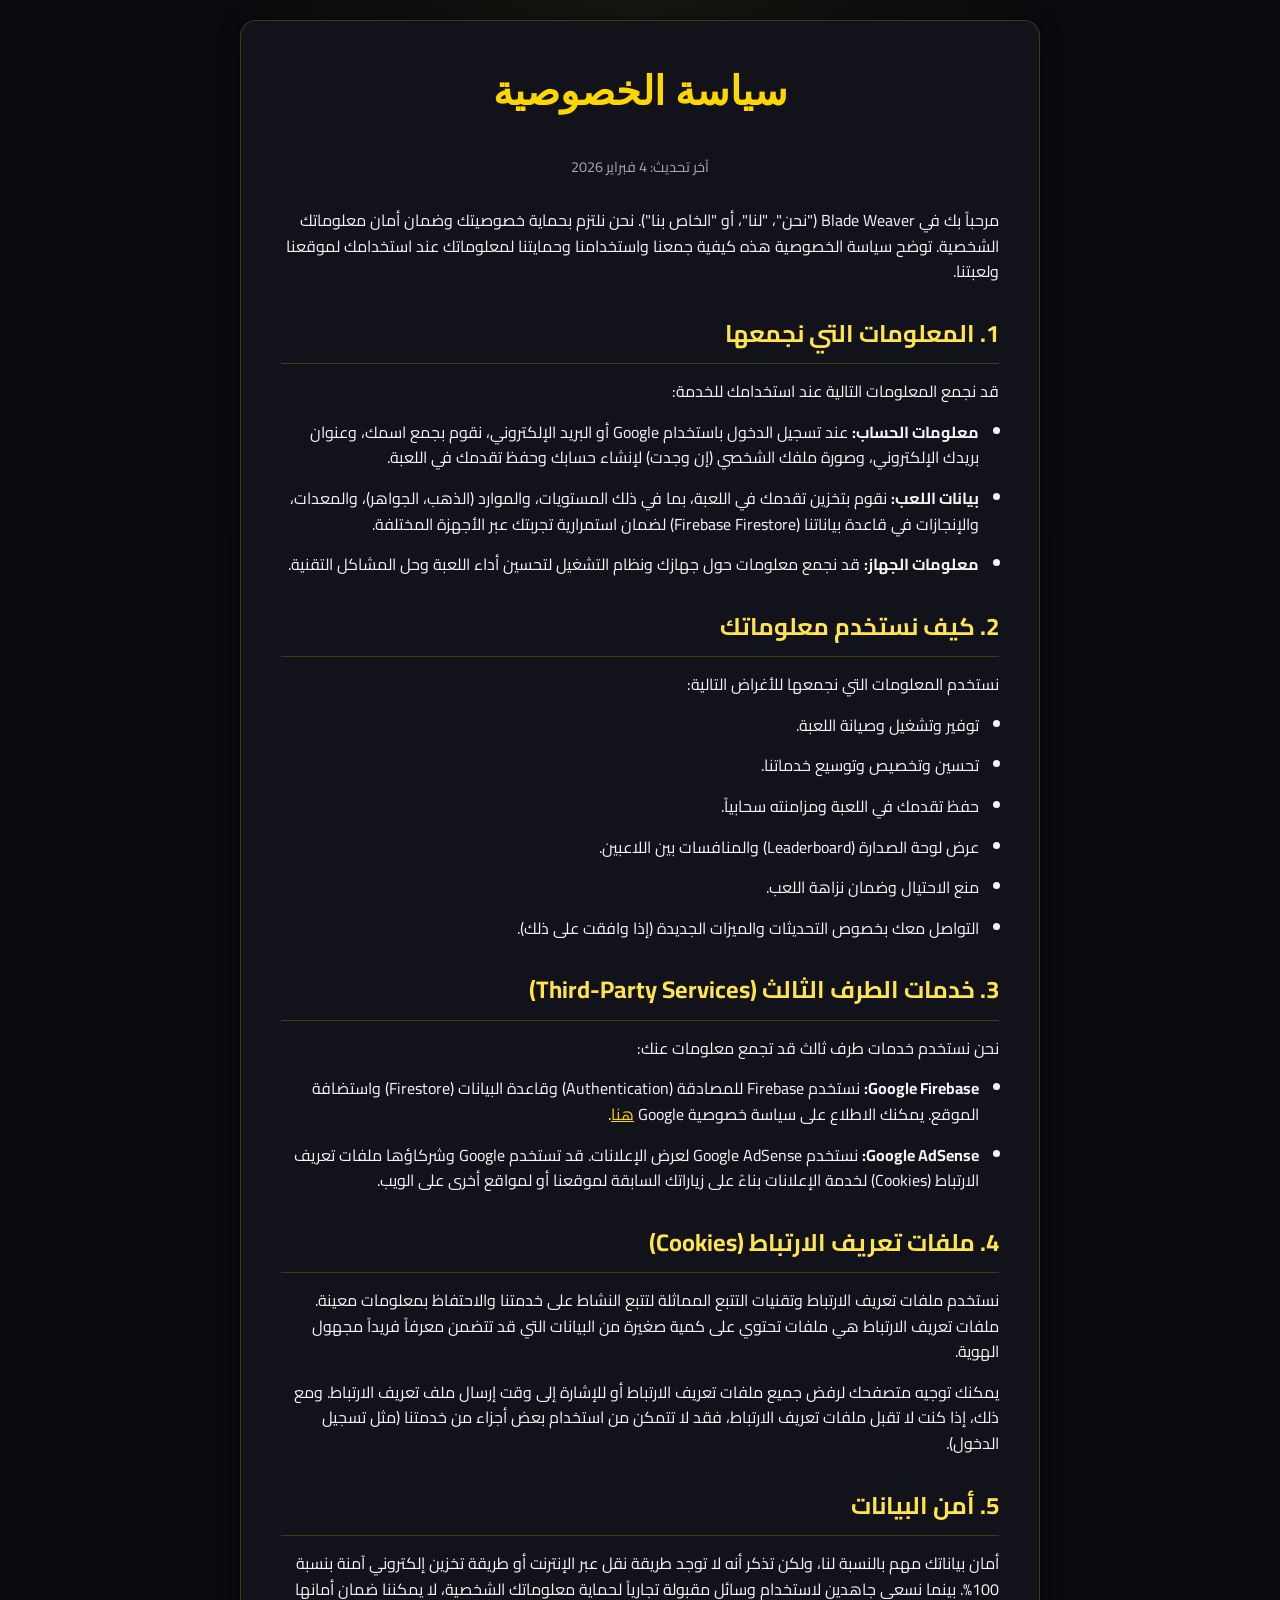
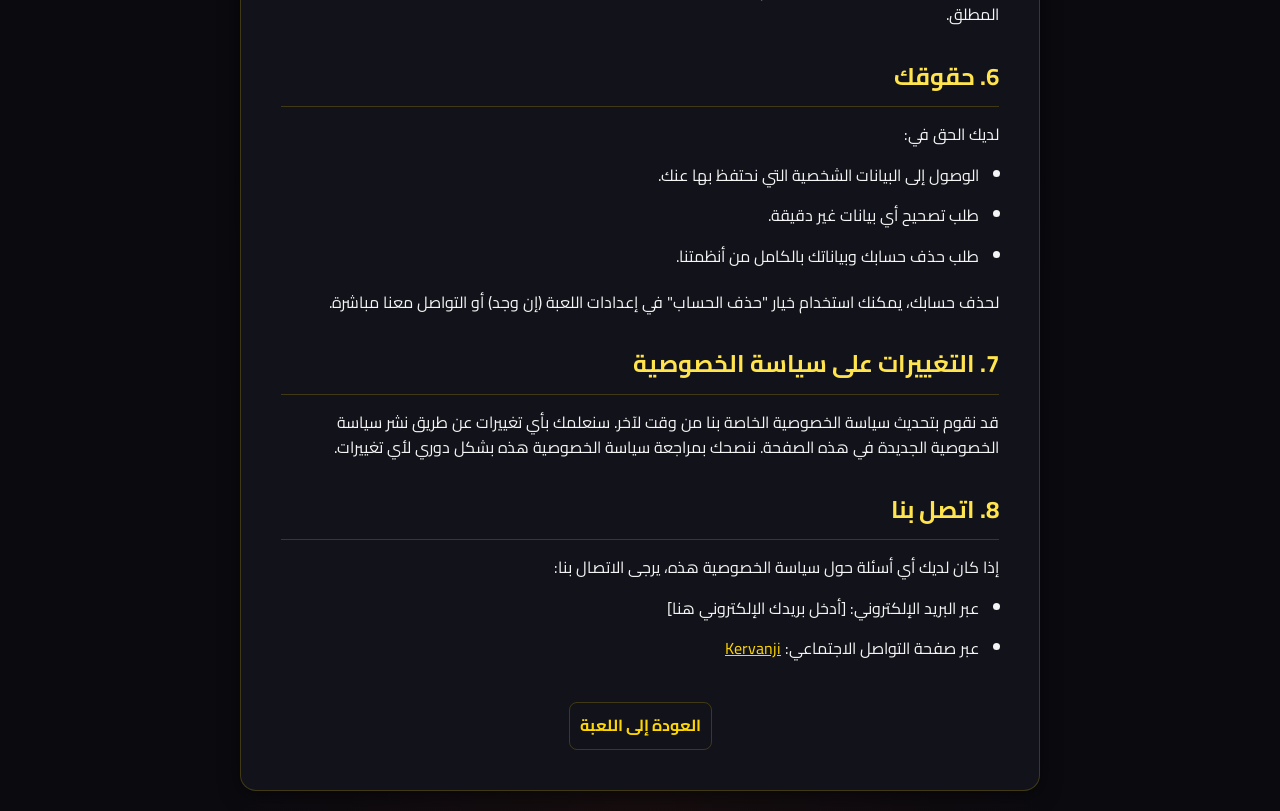
<file: privacy.html>
<!DOCTYPE html>
<html lang="ar" dir="rtl">

<head>
    <meta charset="UTF-8">
    <meta name="viewport" content="width=device-width, initial-scale=1.0">
    <title>Blade Weaver - سياسة الخصوصية</title>
    <link rel="preconnect" href="https://fonts.googleapis.com">
    <link rel="preconnect" href="https://fonts.gstatic.com" crossorigin>
    <link
        href="https://fonts.googleapis.com/css2?family=Cinzel:wght@400;600;700&family=Cairo:wght@400;600;700&display=swap"
        rel="stylesheet">
    <link rel="stylesheet" href="styles.css">
    <style>
        body {
            padding: 20px;
            line-height: 1.6;
        }

        .privacy-container {
            max-width: 800px;
            margin: 0 auto;
            background: var(--color-bg-card);
            padding: 40px;
            border-radius: var(--radius-lg);
            border: 1px solid var(--color-border);
            box-shadow: var(--shadow-card);
        }

        h1 {
            color: var(--color-gold);
            font-family: var(--font-display);
            text-align: center;
            margin-bottom: 30px;
            font-size: 2.5rem;
        }

        h2 {
            color: var(--color-gold-light);
            margin-top: 30px;
            margin-bottom: 15px;
            border-bottom: 1px solid var(--color-border);
            padding-bottom: 10px;
        }

        p,
        li {
            color: var(--text-primary);
            margin-bottom: 15px;
        }

        ul {
            margin-right: 20px;
            margin-bottom: 20px;
        }

        .back-link {
            display: block;
            margin-top: 40px;
            text-align: center;
            color: var(--color-gold);
            text-decoration: none;
            font-weight: bold;
            padding: 10px;
            border: 1px solid var(--color-border);
            border-radius: var(--radius-sm);
            width: fit-content;
            margin-left: auto;
            margin-right: auto;
            transition: all 0.3s ease;
        }

        .back-link:hover {
            background: rgba(255, 215, 0, 0.1);
        }

        .last-updated {
            text-align: center;
            color: var(--text-secondary);
            font-size: 0.9rem;
            margin-bottom: 30px;
        }
    </style>
</head>

<body>

    <div class="privacy-container">
        <h1>سياسة الخصوصية</h1>
        <p class="last-updated">آخر تحديث: 4 فبراير 2026</p>

        <p>مرحباً بك في Blade Weaver ("نحن"، "لنا"، أو "الخاص بنا"). نحن نلتزم بحماية خصوصيتك وضمان أمان معلوماتك
            الشخصية. توضح سياسة الخصوصية هذه كيفية جمعنا واستخدامنا وحمايتنا لمعلوماتك عند استخدامك لموقعنا ولعبتنا.</p>

        <h2>1. المعلومات التي نجمعها</h2>
        <p>قد نجمع المعلومات التالية عند استخدامك للخدمة:</p>
        <ul>
            <li><strong>معلومات الحساب:</strong> عند تسجيل الدخول باستخدام Google أو البريد الإلكتروني، نقوم بجمع اسمك،
                وعنوان بريدك الإلكتروني، وصورة ملفك الشخصي (إن وجدت) لإنشاء حسابك وحفظ تقدمك في اللعبة.</li>
            <li><strong>بيانات اللعب:</strong> نقوم بتخزين تقدمك في اللعبة، بما في ذلك المستويات، والموارد (الذهب،
                الجواهر)، والمعدات، والإنجازات في قاعدة بياناتنا (Firebase Firestore) لضمان استمرارية تجربتك عبر الأجهزة
                المختلفة.</li>
            <li><strong>معلومات الجهاز:</strong> قد نجمع معلومات حول جهازك ونظام التشغيل لتحسين أداء اللعبة وحل المشاكل
                التقنية.</li>
        </ul>

        <h2>2. كيف نستخدم معلوماتك</h2>
        <p>نستخدم المعلومات التي نجمعها للأغراض التالية:</p>
        <ul>
            <li>توفير وتشغيل وصيانة اللعبة.</li>
            <li>تحسين وتخصيص وتوسيع خدماتنا.</li>
            <li>حفظ تقدمك في اللعبة ومزامنته سحابياً.</li>
            <li>عرض لوحة الصدارة (Leaderboard) والمنافسات بين اللاعبين.</li>
            <li>منع الاحتيال وضمان نزاهة اللعب.</li>
            <li>التواصل معك بخصوص التحديثات والميزات الجديدة (إذا وافقت على ذلك).</li>
        </ul>

        <h2>3. خدمات الطرف الثالث (Third-Party Services)</h2>
        <p>نحن نستخدم خدمات طرف ثالث قد تجمع معلومات عنك:</p>
        <ul>
            <li><strong>Google Firebase:</strong> نستخدم Firebase للمصادقة (Authentication) وقاعدة البيانات (Firestore)
                واستضافة الموقع. يمكنك الاطلاع على سياسة خصوصية Google <a href="https://policies.google.com/privacy"
                    target="_blank" style="color: var(--color-gold);">هنا</a>.</li>
            <li><strong>Google AdSense:</strong> نستخدم Google AdSense لعرض الإعلانات. قد تستخدم Google وشركاؤها ملفات
                تعريف الارتباط (Cookies) لخدمة الإعلانات بناءً على زياراتك السابقة لموقعنا أو لمواقع أخرى على الويب.
            </li>
        </ul>

        <h2>4. ملفات تعريف الارتباط (Cookies)</h2>
        <p>نستخدم ملفات تعريف الارتباط وتقنيات التتبع المماثلة لتتبع النشاط على خدمتنا والاحتفاظ بمعلومات معينة. ملفات
            تعريف الارتباط هي ملفات تحتوي على كمية صغيرة من البيانات التي قد تتضمن معرفاً فريداً مجهول الهوية.</p>
        <p>يمكنك توجيه متصفحك لرفض جميع ملفات تعريف الارتباط أو للإشارة إلى وقت إرسال ملف تعريف الارتباط. ومع ذلك، إذا
            كنت لا تقبل ملفات تعريف الارتباط، فقد لا تتمكن من استخدام بعض أجزاء من خدمتنا (مثل تسجيل الدخول).</p>

        <h2>5. أمن البيانات</h2>
        <p>أمان بياناتك مهم بالنسبة لنا، ولكن تذكر أنه لا توجد طريقة نقل عبر الإنترنت أو طريقة تخزين إلكتروني آمنة بنسبة
            100%. بينما نسعى جاهدين لاستخدام وسائل مقبولة تجارياً لحماية معلوماتك الشخصية، لا يمكننا ضمان أمانها المطلق.
        </p>

        <h2>6. حقوقك</h2>
        <p>لديك الحق في:</p>
        <ul>
            <li>الوصول إلى البيانات الشخصية التي نحتفظ بها عنك.</li>
            <li>طلب تصحيح أي بيانات غير دقيقة.</li>
            <li>طلب حذف حسابك وبياناتك بالكامل من أنظمتنا.</li>
        </ul>
        <p>لحذف حسابك، يمكنك استخدام خيار "حذف الحساب" في إعدادات اللعبة (إن وجد) أو التواصل معنا مباشرة.</p>

        <h2>7. التغييرات على سياسة الخصوصية</h2>
        <p>قد نقوم بتحديث سياسة الخصوصية الخاصة بنا من وقت لآخر. سنعلمك بأي تغييرات عن طريق نشر سياسة الخصوصية الجديدة
            في هذه الصفحة. ننصحك بمراجعة سياسة الخصوصية هذه بشكل دوري لأي تغييرات.</p>

        <h2>8. اتصل بنا</h2>
        <p>إذا كان لديك أي أسئلة حول سياسة الخصوصية هذه، يرجى الاتصال بنا:</p>
        <ul>
            <li>عبر البريد الإلكتروني: [أدخل بريدك الإلكتروني هنا]</li>
            <li>عبر صفحة التواصل الاجتماعي: <a href="https://www.instagram.com/kervanji" target="_blank"
                    style="color: var(--color-gold);">Kervanji</a></li>
        </ul>

        <a href="index.html" class="back-link">العودة إلى اللعبة</a>
    </div>

</body>

</html>
</file>
<file: styles.css>
/* =====================================================
   BLADE WEAVER - The Eternal Smith
   Premium Dark Fantasy Design System
   ===================================================== */

/* CSS Variables - Design Tokens */
:root {
    /* Colors */
    --color-bg-dark: #0a0a0f;
    --color-bg-card: #12121a;
    --color-bg-glass: rgba(20, 20, 30, 0.85);
    --color-border: rgba(255, 215, 0, 0.2);
    --color-border-glow: rgba(255, 215, 0, 0.5);

    /* Gold Palette */
    --color-gold: #ffd700;
    --color-gold-light: #ffe44d;
    --color-gold-dark: #b8860b;

    /* Accent Colors */
    --color-fire: #ff4500;
    --color-fire-glow: rgba(255, 69, 0, 0.5);
    --color-steel: #708090;
    --color-steel-light: #a8b5c4;

    /* Rarity Colors */
    --rarity-common: #9ca3af;
    --rarity-rare: #3b82f6;
    --rarity-epic: #a855f7;
    --rarity-legendary: #f59e0b;
    --rarity-mythic: #ef4444;

    /* Text */
    --text-primary: #f5f5f5;
    --text-secondary: #a8a8a8;
    --text-gold: #ffd700;

    /* Shadows */
    --shadow-glow: 0 0 20px rgba(255, 215, 0, 0.3);
    --shadow-card: 0 4px 20px rgba(0, 0, 0, 0.5);

    /* Fonts */
    --font-display: 'Cinzel', serif;
    --font-body: 'Cairo', sans-serif;

    /* Spacing */
    --spacing-xs: 0.25rem;
    --spacing-sm: 0.5rem;
    --spacing-md: 1rem;
    --spacing-lg: 1.5rem;
    --spacing-xl: 2rem;

    /* Border Radius */
    --radius-sm: 8px;
    --radius-md: 12px;
    --radius-lg: 16px;
    --radius-full: 9999px;

    /* Transitions */
    --transition-fast: 0.15s ease;
    --transition-normal: 0.3s ease;
    --transition-slow: 0.5s ease;
}

/* Reset & Base */
*,
*::before,
*::after {
    box-sizing: border-box;
    margin: 0;
    padding: 0;
}

html {
    font-size: 16px;
    scroll-behavior: smooth;
}

body {
    font-family: var(--font-body);
    background: var(--color-bg-dark);
    color: var(--text-primary);
    min-height: 100vh;
    overflow-x: hidden;
    background-image:
        radial-gradient(ellipse at top, rgba(255, 215, 0, 0.05) 0%, transparent 50%),
        radial-gradient(ellipse at bottom, rgba(255, 69, 0, 0.05) 0%, transparent 50%);
}

/* Game Container */
.game-container {
    max-width: 1400px;
    margin: 0 auto;
    min-height: 100vh;
    display: flex;
    flex-direction: column;
    padding: var(--spacing-md);
    gap: var(--spacing-md);
}

/* Header */
.game-header {
    display: flex;
    justify-content: space-between;
    align-items: center;
    padding: var(--spacing-md) var(--spacing-lg);
    background: var(--color-bg-glass);
    border: 1px solid var(--color-border);
    border-radius: var(--radius-lg);
    backdrop-filter: blur(10px);
}

.logo {
    display: flex;
    align-items: center;
    gap: var(--spacing-md);
}

.logo .sword-icon {
    font-size: 2rem;
    animation: pulse-glow 2s infinite;
}

.logo h1 {
    font-family: var(--font-display);
    font-size: 1.8rem;
    color: var(--color-gold);
    text-shadow: 0 0 10px rgba(255, 215, 0, 0.5);
    letter-spacing: 2px;
}

.logo .subtitle {
    font-size: 0.9rem;
    color: var(--text-secondary);
    font-style: italic;
}

.header-stats {
    display: flex;
    gap: var(--spacing-lg);
}

.header-stats .stat {
    display: flex;
    align-items: center;
    gap: var(--spacing-sm);
    padding: var(--spacing-sm) var(--spacing-md);
    background: rgba(0, 0, 0, 0.3);
    border-radius: var(--radius-md);
    border: 1px solid var(--color-border);
}

.header-stats .stat-icon {
    font-size: 1.5rem;
}

.header-stats .stat-value {
    font-family: var(--font-display);
    font-size: 1.2rem;
    color: var(--color-gold);
    min-width: 80px;
    text-align: left;
}

/* Main Game Area */
.game-main {
    display: grid;
    grid-template-columns: 1fr;
    grid-template-areas:
        "left"
        "right";
    gap: var(--spacing-lg);
    flex: 1;
}

/* Area Common Styles */
.smithing-area,
.tab-panels,
.battle-area {
    background: var(--color-bg-glass);
    border: 1px solid var(--color-border);
    border-radius: var(--radius-lg);
    padding: var(--spacing-lg);
    backdrop-filter: blur(10px);
    display: flex;
    flex-direction: column;
    gap: var(--spacing-md);
}

.smithing-area {
    grid-area: left;
}

.tab-panels {
    grid-area: left;
}

.battle-area {
    grid-area: right;
}

.area-title {
    display: flex;
    align-items: center;
    gap: var(--spacing-sm);
    padding-bottom: var(--spacing-md);
    border-bottom: 1px solid var(--color-border);
}

.area-title .icon {
    font-size: 1.5rem;
}

.area-title h2 {
    font-family: var(--font-display);
    font-size: 1.3rem;
    color: var(--color-gold);
}

.area-title .wave-info {
    margin-right: auto;
    font-size: 0.9rem;
    color: var(--text-secondary);
    background: rgba(255, 215, 0, 0.1);
    padding: var(--spacing-xs) var(--spacing-sm);
    border-radius: var(--radius-sm);
}

/* Smithing Area */
.anvil-container {
    position: relative;
    display: flex;
    justify-content: center;
    align-items: center;
    padding: var(--spacing-xl);
}

.anvil {
    position: relative;
    width: 150px;
    height: 150px;
    display: flex;
    justify-content: center;
    align-items: center;
    cursor: pointer;
    transition: transform var(--transition-fast);
    user-select: none;
}

.anvil:hover {
    transform: scale(1.05);
}

.anvil:active {
    transform: scale(0.95);
}

.anvil-emoji {
    font-size: 5rem;
    filter: drop-shadow(0 0 20px rgba(255, 215, 0, 0.5));
    transition: filter var(--transition-fast);
}

.anvil:hover .anvil-emoji {
    filter: drop-shadow(0 0 30px rgba(255, 215, 0, 0.8));
}

.anvil-glow {
    position: absolute;
    width: 100%;
    height: 100%;
    background: radial-gradient(circle, rgba(255, 215, 0, 0.2) 0%, transparent 70%);
    border-radius: 50%;
    animation: pulse-glow 1.5s infinite;
}

.hammer-strike {
    position: absolute;
    top: -20px;
    left: 50%;
    transform: translateX(-50%) rotate(-45deg);
    font-size: 3rem;
    opacity: 0;
    pointer-events: none;
    transition: all 0.1s ease;
}

.hammer-strike.strike {
    animation: hammer-down 0.2s ease-out;
}

.click-feedback {
    position: absolute;
    top: 50%;
    left: 50%;
    transform: translate(-50%, -50%);
    font-family: var(--font-display);
    font-size: 2rem;
    font-weight: bold;
    color: var(--color-gold);
    text-shadow: 0 0 10px var(--color-gold);
    opacity: 0;
    pointer-events: none;
}

.click-feedback.show {
    animation: float-up 0.8s ease-out;
}

.sparks {
    position: absolute;
    width: 100%;
    height: 100%;
    pointer-events: none;
}

.spark {
    position: absolute;
    width: 4px;
    height: 4px;
    background: var(--color-gold);
    border-radius: 50%;
    animation: spark-fly 0.5s ease-out forwards;
}

/* Smithing Stats */
.smithing-stats {
    display: flex;
    justify-content: center;
    gap: var(--spacing-xl);
}

.smithing-stats>div {
    text-align: center;
}

.smithing-stats .label {
    display: block;
    font-size: 0.85rem;
    color: var(--text-secondary);
    margin-bottom: var(--spacing-xs);
}

.smithing-stats .value {
    font-family: var(--font-display);
    font-size: 1.5rem;
    color: var(--color-gold);
}

/* Progress Bar */
.progress-section {
    padding: var(--spacing-md);
}

.progress-label {
    display: flex;
    justify-content: space-between;
    font-size: 0.9rem;
    margin-bottom: var(--spacing-sm);
}

.progress-bar {
    position: relative;
    height: 20px;
    background: rgba(0, 0, 0, 0.5);
    border-radius: var(--radius-full);
    border: 1px solid var(--color-border);
    overflow: hidden;
}

.progress-fill {
    height: 100%;
    width: 0%;
    background: linear-gradient(90deg, var(--color-gold-dark), var(--color-gold), var(--color-gold-light));
    border-radius: var(--radius-full);
    transition: width var(--transition-normal);
    position: relative;
}

.progress-glow {
    position: absolute;
    top: 0;
    left: 0;
    right: 0;
    bottom: 0;
    background: linear-gradient(90deg, transparent, rgba(255, 255, 255, 0.3), transparent);
    animation: shimmer 2s infinite;
}

/* Craft Button */
.craft-btn {
    display: flex;
    align-items: center;
    justify-content: center;
    gap: var(--spacing-sm);
    padding: var(--spacing-md) var(--spacing-xl);
    background: linear-gradient(135deg, var(--color-gold-dark), var(--color-gold));
    border: none;
    border-radius: var(--radius-md);
    font-family: var(--font-display);
    font-size: 1.1rem;
    color: var(--color-bg-dark);
    cursor: pointer;
    transition: all var(--transition-normal);
    box-shadow: var(--shadow-glow);
}

.craft-btn:hover:not(:disabled) {
    transform: translateY(-2px);
    box-shadow: 0 0 30px rgba(255, 215, 0, 0.5);
}

.craft-btn:disabled {
    opacity: 0.5;
    cursor: not-allowed;
    background: var(--color-steel);
    box-shadow: none;
}

.craft-btn .btn-cost {
    font-size: 0.85rem;
    opacity: 0.8;
}

.luck-btn {
    background: linear-gradient(135deg, #4a00e0, #8e2de2);
    color: white;
    box-shadow: 0 0 15px rgba(138, 45, 226, 0.3);
}

.luck-btn:hover:not(:disabled) {
    box-shadow: 0 0 25px rgba(138, 45, 226, 0.5);
}

.luck-btn .btn-cost {
    color: #e0e0e0;
}

/* Action Buttons Container - Centering Craft and Refine */
.action-buttons {
    display: flex;
    flex-direction: column;
    align-items: center;
    gap: var(--spacing-sm);
    margin: var(--spacing-md) 0;
    width: 100%;
}

/* Equipped Sword */
.equipped-sword {
    margin-top: auto;
    padding: var(--spacing-md);
    background: rgba(0, 0, 0, 0.3);
    border-radius: var(--radius-md);
    border: 1px solid var(--color-border);
}


.sword-label {
    font-size: 0.85rem;
    color: var(--text-secondary);
    margin-bottom: var(--spacing-sm);
}

.no-sword {
    color: var(--text-secondary);
    font-style: italic;
    text-align: center;
    padding: var(--spacing-md);
}

.sword-info {
    text-align: center;
}

.sword-info.hidden {
    display: none;
}

.sword-name {
    font-family: var(--font-display);
    font-size: 1.1rem;
    color: var(--color-gold);
    margin-bottom: var(--spacing-sm);
}

.sword-stats {
    display: flex;
    justify-content: center;
    gap: var(--spacing-lg);
    font-size: 0.9rem;
}

/* Battle Area */
.battle-arena {
    position: relative;
    height: 200px;
    background:
        linear-gradient(to bottom, transparent, rgba(255, 69, 0, 0.1)),
        url("data:image/svg+xml,%3Csvg xmlns='http://www.w3.org/2000/svg' width='100' height='100' viewBox='0 0 100 100'%3E%3Cpath d='M0 50 L50 0 L100 50 L50 100 Z' fill='none' stroke='rgba(255,215,0,0.05)' stroke-width='1'/%3E%3C/svg%3E");
    border-radius: var(--radius-md);
    display: flex;
    justify-content: space-between;
    align-items: center;
    padding: var(--spacing-xl);
    overflow: hidden;
}

.warrior,
.enemy {
    display: flex;
    flex-direction: column;
    align-items: center;
    gap: var(--spacing-sm);
}

.character-sprite {
    font-size: 4rem;
    animation: idle-bounce 2s infinite;
}

.character-name {
    font-size: 0.9rem;
    color: var(--text-secondary);
}

.enemy-hp-bar {
    width: 100px;
    height: 10px;
    background: rgba(0, 0, 0, 0.5);
    border-radius: var(--radius-full);
    overflow: hidden;
    border: 1px solid var(--color-border);
}

.hp-fill {
    height: 100%;
    width: 100%;
    background: linear-gradient(90deg, #ff4444, #ff6666);
    transition: width var(--transition-normal);
}

.hp-text {
    font-size: 0.8rem;
    color: var(--text-secondary);
}

.battle-effects {
    position: absolute;
    top: 0;
    left: 0;
    right: 0;
    bottom: 0;
    pointer-events: none;
}

.damage-number {
    position: absolute;
    font-family: var(--font-display);
    font-size: 1.5rem;
    font-weight: bold;
    color: var(--color-fire);
    text-shadow: 0 0 10px var(--color-fire);
    animation: damage-pop 1s ease-out forwards;
}

.damage-number.crit {
    font-size: 2rem;
    color: var(--color-gold);
    text-shadow: 0 0 15px var(--color-gold);
}

/* Loot Display */
.loot-display {
    text-align: center;
    min-height: 50px;
}

.loot-title {
    font-size: 0.85rem;
    color: var(--text-secondary);
    margin-bottom: var(--spacing-sm);
}

.loot-items {
    display: flex;
    justify-content: center;
    gap: var(--spacing-sm);
    flex-wrap: wrap;
}

.loot-item {
    padding: var(--spacing-xs) var(--spacing-sm);
    background: rgba(255, 215, 0, 0.1);
    border: 1px solid var(--color-border);
    border-radius: var(--radius-sm);
    font-size: 0.85rem;
    animation: loot-pop 0.3s ease-out;
}

/* Materials Display */
.materials-display {
    display: flex;
    flex-wrap: wrap;
    gap: var(--spacing-sm);
    justify-content: center;
    margin-top: auto;
}

.material {
    display: flex;
    align-items: center;
    gap: var(--spacing-xs);
    padding: var(--spacing-xs) var(--spacing-sm);
    background: rgba(0, 0, 0, 0.3);
    border-radius: var(--radius-sm);
    border: 1px solid var(--color-border);
    font-size: 0.8rem;
}

.mat-icon {
    font-size: 1rem;
}

.mat-count {
    color: var(--color-gold);
    font-weight: bold;
}

/* Bottom Menu */
.bottom-menu {
    display: flex;
    gap: var(--spacing-sm);
    padding: var(--spacing-sm);
    background: var(--color-bg-glass);
    border-radius: var(--radius-lg);
    border: 1px solid var(--color-border);
    backdrop-filter: blur(10px);
}

.menu-tab {
    flex: 1;
    display: flex;
    flex-direction: column;
    align-items: center;
    gap: var(--spacing-xs);
    padding: var(--spacing-md);
    background: transparent;
    border: 1px solid transparent;
    border-radius: var(--radius-md);
    color: var(--text-secondary);
    cursor: pointer;
    transition: all var(--transition-normal);
}

.menu-tab:hover {
    background: rgba(255, 215, 0, 0.1);
    color: var(--text-primary);
}

.menu-tab.active {
    background: rgba(255, 215, 0, 0.15);
    border-color: var(--color-gold);
    color: var(--color-gold);
}

.tab-icon {
    font-size: 1.5rem;
}

.tab-label {
    font-size: 0.85rem;
}

.prestige-tab {
    position: relative;
}

.prestige-tab::after {
    content: '';
    position: absolute;
    top: 5px;
    right: 5px;
    width: 8px;
    height: 8px;
    background: var(--color-fire);
    border-radius: 50%;
    opacity: 0;
    animation: pulse 1.5s infinite;
}

.prestige-tab.available::after {
    opacity: 1;
}


.tab-panel {
    display: none;
}

.tab-panel.active {
    display: block;
    animation: fade-in 0.3s ease;
}

.tab-panel h3 {
    font-family: var(--font-display);
    font-size: 1.2rem;
    color: var(--color-gold);
    margin-bottom: var(--spacing-lg);
    padding-bottom: var(--spacing-sm);
    border-bottom: 1px solid var(--color-border);
}

/* Upgrades Grid */
.upgrades-grid {
    display: grid;
    grid-template-columns: repeat(auto-fit, minmax(280px, 1fr));
    gap: var(--spacing-md);
}

.upgrade-card {
    display: flex;
    align-items: center;
    gap: var(--spacing-md);
    padding: var(--spacing-md);
    background: rgba(0, 0, 0, 0.3);
    border: 1px solid var(--color-border);
    border-radius: var(--radius-md);
    transition: all var(--transition-normal);
}

.upgrade-card:hover {
    border-color: var(--color-gold);
    box-shadow: 0 0 15px rgba(255, 215, 0, 0.2);
}

.upgrade-icon {
    font-size: 2.5rem;
    width: 60px;
    text-align: center;
}

.upgrade-info {
    flex: 1;
}

.upgrade-name {
    font-family: var(--font-display);
    font-size: 1rem;
    color: var(--text-primary);
    margin-bottom: var(--spacing-xs);
}

.upgrade-desc {
    font-size: 0.85rem;
    color: var(--text-secondary);
}

.upgrade-level {
    font-size: 0.8rem;
    color: var(--color-gold);
    margin-top: var(--spacing-xs);
}

.upgrade-btn {
    padding: var(--spacing-sm) var(--spacing-md);
    background: linear-gradient(135deg, var(--color-gold-dark), var(--color-gold));
    border: none;
    border-radius: var(--radius-sm);
    font-family: var(--font-display);
    font-size: 0.9rem;
    color: var(--color-bg-dark);
    cursor: pointer;
    transition: all var(--transition-normal);
    white-space: nowrap;
}

.upgrade-btn:hover:not(:disabled) {
    transform: scale(1.05);
    box-shadow: var(--shadow-glow);
}

.upgrade-btn:disabled {
    opacity: 0.5;
    cursor: not-allowed;
    background: var(--color-steel);
}

/* Inventory Grid */
.inventory-grid {
    display: grid;
    grid-template-columns: repeat(auto-fill, minmax(180px, 1fr));
    gap: var(--spacing-md);
}

.empty-inventory {
    grid-column: 1 / -1;
    text-align: center;
    padding: var(--spacing-xl);
    color: var(--text-secondary);
    font-style: italic;
}

.sword-card {
    padding: var(--spacing-md);
    background: rgba(0, 0, 0, 0.3);
    border: 2px solid var(--color-border);
    border-radius: var(--radius-md);
    text-align: center;
    cursor: pointer;
    transition: all var(--transition-normal);
}

.sword-card:hover {
    transform: translateY(-3px);
    box-shadow: var(--shadow-card);
}

.sword-card.common {
    border-color: var(--rarity-common);
}

.sword-card.rare {
    border-color: var(--rarity-rare);
}

.sword-card.epic {
    border-color: var(--rarity-epic);
}

.sword-card.legendary {
    border-color: var(--rarity-legendary);
}

.sword-card.mythic {
    border-color: var(--rarity-mythic);
    animation: mythic-glow 2s infinite;
}

.sword-card .rarity-badge {
    display: inline-block;
    padding: var(--spacing-xs) var(--spacing-sm);
    border-radius: var(--radius-sm);
    font-size: 0.7rem;
    text-transform: uppercase;
    margin-bottom: var(--spacing-sm);
}

.sword-card.common .rarity-badge {
    background: var(--rarity-common);
    color: #000;
}

.sword-card.rare .rarity-badge {
    background: var(--rarity-rare);
}

.sword-card.epic .rarity-badge {
    background: var(--rarity-epic);
}

.sword-card.legendary .rarity-badge {
    background: var(--rarity-legendary);
    color: #000;
}

.sword-card.mythic .rarity-badge {
    background: var(--rarity-mythic);
}

.sword-card .sword-icon {
    font-size: 2.5rem;
    margin: var(--spacing-sm) 0;
}

.sword-card .sword-name {
    font-family: var(--font-display);
    font-size: 0.9rem;
    margin-bottom: var(--spacing-sm);
}

.sword-card .sword-stats {
    font-size: 0.8rem;
    color: var(--text-secondary);
}

.sword-card .equip-indicator {
    display: inline-block;
    margin-top: var(--spacing-sm);
    padding: var(--spacing-xs) var(--spacing-sm);
    background: var(--color-gold);
    color: var(--color-bg-dark);
    border-radius: var(--radius-sm);
    font-size: 0.75rem;
}

/* Skills Grid */
.skills-grid {
    display: grid;
    grid-template-columns: repeat(auto-fit, minmax(250px, 1fr));
    gap: var(--spacing-md);
}

.skill-card {
    display: flex;
    align-items: center;
    gap: var(--spacing-md);
    padding: var(--spacing-md);
    background: rgba(0, 0, 0, 0.3);
    border: 1px solid var(--color-border);
    border-radius: var(--radius-md);
    transition: all var(--transition-normal);
}

.skill-card.locked {
    opacity: 0.5;
    filter: grayscale(50%);
}

.skill-card.unlocked {
    border-color: var(--color-gold);
}

.skill-icon {
    font-size: 2rem;
}

.skill-info {
    flex: 1;
}

.skill-name {
    font-family: var(--font-display);
    color: var(--text-primary);
    margin-bottom: var(--spacing-xs);
}

.skill-desc {
    font-size: 0.85rem;
    color: var(--text-secondary);
}

.skill-unlock {
    font-size: 0.75rem;
    color: var(--color-fire);
    margin-top: var(--spacing-xs);
}

/* Stats Grid */
.stats-grid {
    display: grid;
    grid-template-columns: repeat(auto-fit, minmax(150px, 1fr));
    gap: var(--spacing-md);
}

.stat-card {
    padding: var(--spacing-md);
    background: rgba(0, 0, 0, 0.3);
    border: 1px solid var(--color-border);
    border-radius: var(--radius-md);
    text-align: center;
}

.stat-card .stat-label {
    font-size: 0.85rem;
    color: var(--text-secondary);
    margin-bottom: var(--spacing-sm);
}

.stat-card .stat-value {
    font-family: var(--font-display);
    font-size: 1.3rem;
    color: var(--color-gold);
}

/* Prestige Content */
.prestige-content {
    text-align: center;
    max-width: 500px;
    margin: 0 auto;
}

.prestige-info {
    margin-bottom: var(--spacing-xl);
}

.prestige-icon {
    font-size: 4rem;
    margin-bottom: var(--spacing-md);
    animation: pulse-glow 2s infinite;
}

.prestige-info p {
    margin-bottom: var(--spacing-sm);
    color: var(--text-secondary);
}

.prestige-bonus {
    color: var(--color-gold) !important;
    font-weight: bold;
}

.prestige-preview {
    display: flex;
    align-items: center;
    justify-content: center;
    gap: var(--spacing-lg);
    margin-bottom: var(--spacing-xl);
    padding: var(--spacing-lg);
    background: rgba(0, 0, 0, 0.3);
    border-radius: var(--radius-md);
}

.prestige-preview .label {
    display: block;
    font-size: 0.85rem;
    color: var(--text-secondary);
    margin-bottom: var(--spacing-xs);
}

.prestige-preview .value {
    font-family: var(--font-display);
    font-size: 2rem;
    color: var(--color-gold);
}

.prestige-arrow {
    font-size: 2rem;
    color: var(--color-fire);
}

.prestige-btn {
    display: inline-flex;
    flex-direction: column;
    align-items: center;
    padding: var(--spacing-md) var(--spacing-xl);
    background: linear-gradient(135deg, var(--color-fire), #ff6b35);
    border: none;
    border-radius: var(--radius-md);
    font-family: var(--font-display);
    font-size: 1.2rem;
    color: white;
    cursor: pointer;
    transition: all var(--transition-normal);
    box-shadow: 0 0 20px var(--color-fire-glow);
}

.prestige-btn:hover:not(:disabled) {
    transform: scale(1.05);
    box-shadow: 0 0 30px var(--color-fire-glow);
}

.prestige-btn:disabled {
    opacity: 0.5;
    cursor: not-allowed;
    background: var(--color-steel);
    box-shadow: none;
}

.prestige-btn small {
    font-size: 0.8rem;
    opacity: 0.8;
}

/* Modal */
.modal {
    position: fixed;
    top: 0;
    left: 0;
    right: 0;
    bottom: 0;
    background: rgba(0, 0, 0, 0.8);
    display: flex;
    justify-content: center;
    align-items: center;
    z-index: 9000;
    backdrop-filter: blur(5px);
}

.modal.hidden {
    display: none;
}

.modal-content {
    background: var(--color-bg-card);
    border: 2px solid var(--color-gold);
    border-radius: var(--radius-lg);
    padding: var(--spacing-xl);
    max-width: 400px;
    width: 90%;
    animation: modal-pop 0.3s ease;
    box-shadow: 0 0 50px rgba(255, 215, 0, 0.3);
}

.modal-header h3 {
    font-family: var(--font-display);
    font-size: 1.5rem;
    color: var(--color-gold);
    text-align: center;
    margin-bottom: var(--spacing-lg);
}

.modal-body {
    margin-bottom: var(--spacing-lg);
}

.new-sword {
    text-align: center;
}

.new-sword .sword-rarity {
    display: inline-block;
    padding: var(--spacing-xs) var(--spacing-md);
    border-radius: var(--radius-full);
    font-size: 0.85rem;
    text-transform: uppercase;
    margin-bottom: var(--spacing-md);
}

.new-sword .sword-icon {
    font-size: 5rem;
    margin: var(--spacing-md) 0;
    animation: sword-shine 1s ease-out;
}

.new-sword .sword-name {
    font-family: var(--font-display);
    font-size: 1.3rem;
    margin-bottom: var(--spacing-lg);
}

.sword-stats-modal {
    display: flex;
    flex-direction: column;
    gap: var(--spacing-sm);
}

.sword-stats-modal .stat-row {
    display: flex;
    justify-content: space-between;
    padding: var(--spacing-sm);
    background: rgba(0, 0, 0, 0.3);
    border-radius: var(--radius-sm);
}

.modal-actions {
    display: flex;
    gap: var(--spacing-md);
}

.modal-btn {
    flex: 1;
    padding: var(--spacing-md);
    border: none;
    border-radius: var(--radius-md);
    font-family: var(--font-display);
    font-size: 1rem;
    cursor: pointer;
    transition: all var(--transition-normal);
}

.modal-btn.equip-btn {
    background: linear-gradient(135deg, var(--color-gold-dark), var(--color-gold));
    color: var(--color-bg-dark);
}

.modal-btn.keep-btn {
    background: var(--color-steel);
    color: white;
}

.modal-btn:hover {
    transform: translateY(-2px);
    box-shadow: var(--shadow-card);
}

/* Rarity Colors for Modal */
.new-sword.common .sword-rarity {
    background: var(--rarity-common);
    color: #000;
}

.new-sword.rare .sword-rarity {
    background: var(--rarity-rare);
}

.new-sword.epic .sword-rarity {
    background: var(--rarity-epic);
}

.new-sword.legendary .sword-rarity {
    background: var(--rarity-legendary);
    color: #000;
}

.new-sword.mythic .sword-rarity {
    background: var(--rarity-mythic);
}

.new-sword.common .sword-name {
    color: var(--rarity-common);
}

.new-sword.rare .sword-name {
    color: var(--rarity-rare);
}

.new-sword.epic .sword-name {
    color: var(--rarity-epic);
}

.new-sword.legendary .sword-name {
    color: var(--rarity-legendary);
}

.new-sword.mythic .sword-name {
    color: var(--rarity-mythic);
}

/* Animations */
@keyframes pulse-glow {

    0%,
    100% {
        opacity: 1;
    }

    50% {
        opacity: 0.6;
    }
}

@keyframes pulse {

    0%,
    100% {
        transform: scale(1);
        opacity: 1;
    }

    50% {
        transform: scale(1.2);
        opacity: 0.8;
    }
}

/* Mining Panel */
.mining-container {
    display: flex;
    flex-direction: column;
    align-items: center;
    gap: var(--spacing-xl);
    padding: var(--spacing-xl);
}

.rock-container {
    position: relative;
    width: 200px;
    height: 200px;
    display: flex;
    justify-content: center;
    align-items: center;
}

.rock {
    font-size: 8rem;
    cursor: pointer;
    transition: transform 0.1s ease;
    user-select: none;
    filter: drop-shadow(0 0 10px rgba(0, 0, 0, 0.5));
    position: relative;
    z-index: 2;
}

.rock:hover {
    transform: scale(1.05);
}

.rock.shake {
    animation: rock-shake 0.2s ease-in-out;
}

.pickaxe-animation {
    position: absolute;
    top: -20px;
    right: -20px;
    font-size: 3rem;
    opacity: 0;
    pointer-events: none;
    transform-origin: bottom left;
    z-index: 3;
}

.pickaxe-animation.swing {
    animation: pickaxe-swing 0.3s ease-out;
}

.mining-feedback {
    position: absolute;
    pointer-events: none;
    width: 100%;
    height: 100%;
}

.mining-stats-panel {
    text-align: center;
    background: rgba(0, 0, 0, 0.3);
    padding: var(--spacing-md) var(--spacing-xl);
    border-radius: var(--radius-md);
    border: 1px solid var(--color-border);
}

.mining-stat {
    margin-bottom: var(--spacing-xs);
}

.mining-stat .label {
    color: var(--text-secondary);
    font-size: 0.9rem;
    margin-left: var(--spacing-sm);
}

.mining-stat .value {
    color: var(--color-gold);
    font-family: var(--font-display);
    font-size: 1.5rem;
}

.mining-desc {
    font-size: 0.85rem;
    color: var(--text-secondary);
}

/* Admin Panel Responsive */
@media (max-width: 768px) {
    #admin-panel .admin-content {
        flex-direction: column;
    }

    #admin-panel .admin-section {
        width: 100%;
    }

    .game-main {
        grid-template-columns: 1fr;
    }

    .game-header {
        flex-direction: column;
        gap: var(--spacing-sm);
    }

    .header-stats {
        flex-wrap: wrap;
        justify-content: center;
        gap: var(--spacing-sm);
    }

    .bottom-menu {
        flex-wrap: wrap;
        justify-content: center;
    }

    .menu-tab {
        flex-grow: 1;
        min-width: 80px;
    }
}

/* Animations */
@keyframes rock-shake {
    0% {
        transform: scale(1.05) rotate(0);
    }

    25% {
        transform: scale(1.05) rotate(-5deg);
    }

    75% {
        transform: scale(1.05) rotate(5deg);
    }

    100% {
        transform: scale(1.05) rotate(0);
    }
}

@keyframes pickaxe-swing {
    0% {
        opacity: 0;
        transform: rotate(45deg);
    }

    50% {
        opacity: 1;
        transform: rotate(-10deg);
    }

    100% {
        opacity: 0;
        transform: rotate(-20deg);
    }
}

@keyframes hammer-down {
    0% {
        opacity: 0;
        transform: translateX(-50%) rotate(-45deg) translateY(-20px);
    }

    50% {
        opacity: 1;
        transform: translateX(-50%) rotate(-10deg) translateY(0);
    }

    100% {
        opacity: 0;
        transform: translateX(-50%) rotate(0deg) translateY(10px);
    }
}

@keyframes float-up {
    0% {
        opacity: 0;
        transform: translate(-50%, -50%);
    }

    50% {
        opacity: 1;
    }

    100% {
        opacity: 0;
        transform: translate(-50%, -150%);
    }
}

@keyframes spark-fly {
    0% {
        transform: translate(0, 0) scale(1);
        opacity: 1;
    }

    100% {
        transform: translate(var(--x), var(--y)) scale(0);
        opacity: 0;
    }
}

@keyframes shimmer {
    0% {
        transform: translateX(-100%);
    }

    100% {
        transform: translateX(100%);
    }
}

@keyframes idle-bounce {

    0%,
    100% {
        transform: translateY(0);
    }

    50% {
        transform: translateY(-10px);
    }
}

@keyframes damage-pop {
    0% {
        opacity: 0;
        transform: translateY(0) scale(0.5);
    }

    50% {
        opacity: 1;
        transform: translateY(-30px) scale(1.2);
    }

    100% {
        opacity: 0;
        transform: translateY(-50px) scale(1);
    }
}

@keyframes loot-pop {
    0% {
        opacity: 0;
        transform: scale(0.5);
    }

    100% {
        opacity: 1;
        transform: scale(1);
    }
}

@keyframes fade-in {
    from {
        opacity: 0;
        transform: translateY(10px);
    }

    to {
        opacity: 1;
        transform: translateY(0);
    }
}

@keyframes modal-pop {
    0% {
        transform: scale(0.8);
        opacity: 0;
    }

    100% {
        transform: scale(1);
        opacity: 1;
    }
}

@keyframes sword-shine {
    0% {
        transform: scale(0.5) rotate(-180deg);
        opacity: 0;
    }

    50% {
        transform: scale(1.2) rotate(0deg);
        opacity: 1;
    }

    100% {
        transform: scale(1) rotate(0deg);
        opacity: 1;
    }
}

@keyframes mythic-glow {

    0%,
    100% {
        box-shadow: 0 0 10px var(--rarity-mythic);
    }

    50% {
        box-shadow: 0 0 25px var(--rarity-mythic);
    }
}

@keyframes attack-swing {
    0% {
        transform: translateX(0);
    }

    50% {
        transform: translateX(-30px);
    }

    100% {
        transform: translateX(0);
    }
}

/* Responsive */
@media (max-width: 900px) {
    .game-main {
        grid-template-columns: 1fr;
    }

    .logo h1 {
        font-size: 1.3rem;
    }

    .logo .subtitle {
        display: none;
    }

    .battle-arena {
        height: 160px;
    }

    .character-sprite {
        font-size: 3rem;
    }
}

@media (max-width: 600px) {
    .game-container {
        padding: var(--spacing-sm);
    }

    .game-header {
        flex-direction: column;
        gap: var(--spacing-md);
    }

    .header-stats {
        width: 100%;
        justify-content: center;
    }

    .tab-label {
        font-size: 0.75rem;
    }

    .tab-icon {
        font-size: 1.2rem;
    }

    .anvil-emoji {
        font-size: 4rem;
    }

    .upgrades-grid {
        grid-template-columns: 1fr;
    }
}

/* =====================================================
   NEW: Crafting Tiers & Sell Buttons
   ===================================================== */

/* Craft Section */
.craft-section {
    margin-bottom: var(--spacing-md);
}

.craft-section-title {
    font-size: 0.9rem;
    color: var(--text-secondary);
    margin-bottom: var(--spacing-sm);
    text-align: center;
}

.craft-tiers {
    display: flex;
    flex-wrap: wrap;
    gap: var(--spacing-xs);
    justify-content: center;
}

.tier-btn {
    display: flex;
    flex-direction: column;
    align-items: center;
    gap: 2px;
    padding: var(--spacing-sm) var(--spacing-md);
    background: rgba(0, 0, 0, 0.4);
    border: 2px solid var(--color-border);
    border-radius: var(--radius-sm);
    color: var(--text-secondary);
    cursor: pointer;
    transition: all var(--transition-normal);
    min-width: 100px;
}

.tier-btn:hover:not(.disabled) {
    border-color: var(--color-gold);
    background: rgba(255, 215, 0, 0.1);
}

.tier-btn.active {
    border-color: var(--color-gold);
    background: rgba(255, 215, 0, 0.2);
    color: var(--color-gold);
    box-shadow: 0 0 15px rgba(255, 215, 0, 0.3);
}

.tier-btn.disabled {
    opacity: 0.4;
    cursor: not-allowed;
}

.tier-name {
    font-family: var(--font-display);
    font-size: 0.9rem;
    font-weight: bold;
}

.tier-bonus {
    font-size: 0.7rem;
    color: var(--color-gold);
}

.tier-materials {
    font-size: 0.65rem;
    color: var(--text-secondary);
    max-width: 120px;
    text-align: center;
}

/* Sword Card Actions */
.sword-actions {
    display: flex;
    gap: var(--spacing-xs);
    margin-top: var(--spacing-sm);
    justify-content: center;
}

.equip-btn-small,
.sell-btn-small {
    padding: var(--spacing-xs) var(--spacing-sm);
    border: none;
    border-radius: var(--radius-sm);
    font-size: 0.75rem;
    cursor: pointer;
    transition: all var(--transition-fast);
}

.equip-btn-small {
    background: linear-gradient(135deg, var(--color-gold-dark), var(--color-gold));
    color: var(--color-bg-dark);
}

.equip-btn-small:hover {
    transform: scale(1.05);
    box-shadow: 0 0 10px rgba(255, 215, 0, 0.5);
}

.sell-btn-small {
    background: rgba(239, 68, 68, 0.2);
    color: #ff6b6b;
    border: 1px solid rgba(239, 68, 68, 0.3);
}

.sell-btn-small:hover {
    background: rgba(239, 68, 68, 0.4);
    transform: scale(1.05);
}

/* Sell All Button */
.sell-all-btn {
    grid-column: 1 / -1;
    padding: var(--spacing-md);
    background: linear-gradient(135deg, rgba(239, 68, 68, 0.2), rgba(239, 68, 68, 0.3));
    border: 2px solid rgba(239, 68, 68, 0.5);
    border-radius: var(--radius-md);
    color: #ff6b6b;
    font-family: var(--font-display);
    font-size: 1rem;
    cursor: pointer;
    transition: all var(--transition-normal);
    margin-bottom: var(--spacing-md);
}

.sell-all-btn:hover {
    background: linear-gradient(135deg, rgba(239, 68, 68, 0.3), rgba(239, 68, 68, 0.5));
    transform: translateY(-2px);
    box-shadow: 0 5px 20px rgba(239, 68, 68, 0.3);
}

/* Material Tier Colors */
.tier-btn[data-tier="iron"] .tier-name {
    color: #a8b5c4;
}

.tier-btn[data-tier="steel"] .tier-name {
    color: #60a5fa;
}

.tier-btn[data-tier="obsidian"] .tier-name {
    color: #a855f7;
}

.tier-btn[data-tier="dragon"] .tier-name {
    color: #f59e0b;
}

.tier-btn[data-tier="star"] .tier-name {
    color: #ef4444;
}

/* =====================================================
   MISSIONS SYSTEM STYLES
   ===================================================== */
.missions-panel {
    padding: var(--spacing-md);
}

.missions-info {
    display: flex;
    justify-content: center;
    margin-bottom: var(--spacing-lg);
}

.missions-refresh {
    background: linear-gradient(135deg, rgba(255, 215, 0, 0.1), rgba(255, 215, 0, 0.2));
    padding: var(--spacing-sm) var(--spacing-md);
    border-radius: var(--radius-full);
    font-size: 0.85rem;
    color: var(--color-gold);
    border: 1px solid var(--color-border);
}

.missions-grid {
    display: grid;
    gap: var(--spacing-md);
}

.mission-card {
    display: flex;
    align-items: center;
    gap: var(--spacing-md);
    padding: var(--spacing-md);
    background: rgba(0, 0, 0, 0.3);
    border: 1px solid var(--color-border);
    border-radius: var(--radius-md);
    transition: all var(--transition-normal);
}

.mission-card:hover {
    border-color: var(--color-gold);
    box-shadow: 0 0 15px rgba(255, 215, 0, 0.1);
}

.mission-card.completed {
    border-color: #22c55e;
    background: rgba(34, 197, 94, 0.1);
}

.mission-card.claimed {
    opacity: 0.6;
    border-color: var(--color-border);
}

.mission-icon {
    font-size: 2.5rem;
    width: 60px;
    text-align: center;
}

.mission-info {
    flex: 1;
}

.mission-name {
    font-family: var(--font-display);
    font-size: 1rem;
    color: var(--text-primary);
    margin-bottom: var(--spacing-xs);
}

.mission-desc {
    font-size: 0.85rem;
    color: var(--text-secondary);
    margin-bottom: var(--spacing-sm);
}

.mission-progress {
    display: flex;
    align-items: center;
    gap: var(--spacing-sm);
}

.mission-progress-bar {
    flex: 1;
    height: 8px;
    background: rgba(0, 0, 0, 0.5);
    border-radius: var(--radius-full);
    overflow: hidden;
}

.mission-progress-fill {
    height: 100%;
    background: linear-gradient(90deg, var(--color-gold-dark), var(--color-gold));
    transition: width var(--transition-normal);
}

.mission-progress-text {
    font-size: 0.75rem;
    color: var(--text-secondary);
    min-width: 50px;
    text-align: left;
}

.mission-reward {
    display: flex;
    flex-direction: column;
    align-items: center;
    gap: var(--spacing-xs);
}

.reward-amount {
    font-family: var(--font-display);
    font-size: 1.1rem;
    color: var(--color-gold);
}

.claim-btn {
    padding: var(--spacing-sm) var(--spacing-md);
    background: linear-gradient(135deg, #22c55e, #16a34a);
    border: none;
    border-radius: var(--radius-sm);
    color: white;
    font-family: var(--font-body);
    font-size: 0.85rem;
    cursor: pointer;
    transition: all var(--transition-normal);
}

.claim-btn:hover {
    transform: scale(1.05);
    box-shadow: 0 0 15px rgba(34, 197, 94, 0.4);
}

.claim-btn:disabled {
    background: var(--color-steel);
    cursor: not-allowed;
    opacity: 0.5;
}

.claimed-badge {
    font-size: 0.85rem;
    color: #22c55e;
}

/* =====================================================
   LEADERBOARD SYSTEM STYLES
   ===================================================== */
.leaderboard-header {
    margin-bottom: var(--spacing-lg);
}

.player-score-card {
    display: flex;
    justify-content: space-between;
    align-items: center;
    padding: var(--spacing-md) var(--spacing-lg);
    background: linear-gradient(135deg, rgba(255, 215, 0, 0.1), rgba(255, 215, 0, 0.2));
    border: 2px solid var(--color-gold);
    border-radius: var(--radius-md);
    flex-wrap: wrap;
    gap: var(--spacing-sm);
}

.player-score-card .player-name {
    font-family: var(--font-display);
    font-size: 1.2rem;
    color: var(--color-gold);
}

.player-score-card .player-score,
.player-score-card .player-rank {
    font-size: 0.9rem;
    color: var(--text-primary);
}

.leaderboard-list {
    display: flex;
    flex-direction: column;
    gap: var(--spacing-sm);
    max-height: 400px;
    overflow-y: auto;
}

.leaderboard-entry {
    display: flex;
    align-items: center;
    gap: var(--spacing-md);
    padding: var(--spacing-sm) var(--spacing-md);
    background: rgba(0, 0, 0, 0.3);
    border: 1px solid var(--color-border);
    border-radius: var(--radius-sm);
    transition: all var(--transition-normal);
}

.leaderboard-entry:hover {
    border-color: var(--color-gold);
}

.leaderboard-entry.current-player {
    background: rgba(255, 215, 0, 0.1);
    border-color: var(--color-gold);
}

.entry-rank {
    font-family: var(--font-display);
    font-size: 1.2rem;
    min-width: 40px;
    text-align: center;
}

.entry-rank.gold {
    color: #ffd700;
}

.entry-rank.silver {
    color: #c0c0c0;
}

.entry-rank.bronze {
    color: #cd7f32;
}

.entry-name {
    flex: 1;
    font-size: 0.95rem;
}

.entry-score {
    font-family: var(--font-display);
    color: var(--color-gold);
}

.entry-wave {
    font-size: 0.8rem;
    color: var(--text-secondary);
}

.empty-leaderboard {
    text-align: center;
    padding: var(--spacing-xl);
    color: var(--text-secondary);
    font-style: italic;
}

/* =====================================================
   NAME INPUT MODAL STYLES
   ===================================================== */
.name-modal-content {
    max-width: 400px;
    text-align: center;
}

.name-input-section {
    padding: var(--spacing-lg);
}

.name-prompt {
    font-size: 1.1rem;
    margin-bottom: var(--spacing-lg);
    color: var(--text-primary);
}

.name-input {
    width: 100%;
    padding: var(--spacing-md);
    font-size: 1.2rem;
    font-family: var(--font-body);
    text-align: center;
    background: rgba(0, 0, 0, 0.5);
    border: 2px solid var(--color-border);
    border-radius: var(--radius-md);
    color: var(--text-primary);
    outline: none;
    transition: all var(--transition-normal);
}

.name-input:focus {
    border-color: var(--color-gold);
    box-shadow: 0 0 15px rgba(255, 215, 0, 0.3);
}

.name-input::placeholder {
    color: var(--text-secondary);
}

.name-hint {
    font-size: 0.85rem;
    color: var(--text-secondary);
    margin-top: var(--spacing-md);
}

.start-btn {
    background: linear-gradient(135deg, var(--color-gold-dark), var(--color-gold)) !important;
    color: var(--color-bg-dark) !important;
    font-size: 1.1rem;
    padding: var(--spacing-md) var(--spacing-xl);
}

.start-btn:disabled {
    background: var(--color-steel) !important;
    cursor: not-allowed;
}

/* =====================================================
   TUTORIAL MODAL STYLES
   ===================================================== */
.tutorial-modal {
    position: fixed;
    top: 0;
    left: 0;
    right: 0;
    bottom: 0;
    background: rgba(0, 0, 0, 0.8);
    display: flex;
    justify-content: center;
    align-items: center;
    z-index: 9000;
    padding: var(--spacing-md);
}

.tutorial-content {
    background: var(--color-bg-card);
    border: 2px solid var(--color-gold);
    border-radius: var(--radius-lg);
    padding: var(--spacing-xl);
    max-width: 450px;
    width: 100%;
    text-align: center;
    animation: modal-pop 0.3s ease;
}

.tutorial-icon {
    font-size: 4rem;
    margin-bottom: var(--spacing-md);
    animation: pulse-glow 2s infinite;
}

.tutorial-title {
    font-family: var(--font-display);
    font-size: 1.5rem;
    color: var(--color-gold);
    margin-bottom: var(--spacing-md);
}

.tutorial-text {
    font-size: 1rem;
    color: var(--text-primary);
    line-height: 1.6;
    margin-bottom: var(--spacing-lg);
}

.tutorial-progress {
    display: flex;
    justify-content: center;
    gap: var(--spacing-xs);
    margin-bottom: var(--spacing-lg);
}

.progress-dot {
    width: 10px;
    height: 10px;
    border-radius: 50%;
    background: var(--color-steel);
    transition: all var(--transition-normal);
}

.progress-dot.active {
    background: var(--color-gold);
    box-shadow: 0 0 10px var(--color-gold);
}

.tutorial-actions {
    display: flex;
    gap: var(--spacing-md);
    justify-content: center;
}

.tutorial-btn {
    padding: var(--spacing-sm) var(--spacing-lg);
    border: none;
    border-radius: var(--radius-sm);
    font-family: var(--font-body);
    font-size: 1rem;
    cursor: pointer;
    transition: all var(--transition-normal);
}

.tutorial-btn.next-btn {
    background: linear-gradient(135deg, var(--color-gold-dark), var(--color-gold));
    color: var(--color-bg-dark);
}

.tutorial-btn.prev-btn {
    background: transparent;
    border: 1px solid var(--color-border);
    color: var(--text-primary);
}

.tutorial-btn:hover {
    transform: translateY(-2px);
}

.tutorial-skip {
    background: none;
    border: none;
    color: var(--text-secondary);
    font-size: 0.85rem;
    cursor: pointer;
    margin-top: var(--spacing-md);
    text-decoration: underline;
}

.tutorial-skip:hover {
    color: var(--text-primary);
}

.tutorial-highlight {
    position: relative;
    z-index: 1999;
    animation: highlight-pulse 1s infinite;
}

@keyframes highlight-pulse {

    0%,
    100% {
        box-shadow: 0 0 20px rgba(255, 215, 0, 0.5);
    }

    50% {
        box-shadow: 0 0 40px rgba(255, 215, 0, 0.8);
    }
}

/* =====================================================
   MOBILE RESPONSIVE STYLES
   ===================================================== */
@media (max-width: 768px) {
    html {
        font-size: 14px;
    }

    .game-container {
        padding: var(--spacing-sm);
        gap: var(--spacing-sm);
    }

    .game-header {
        flex-direction: column;
        gap: var(--spacing-sm);
        padding: var(--spacing-sm);
    }

    .logo {
        flex-direction: column;
        text-align: center;
        gap: var(--spacing-xs);
    }

    .logo h1 {
        font-size: 1.4rem;
    }

    .logo .subtitle {
        font-size: 0.8rem;
    }

    .header-stats {
        width: 100%;
        justify-content: center;
    }

    .game-main {
        grid-template-columns: 1fr;
        gap: var(--spacing-sm);
    }

    .smithing-area,
    .battle-area {
        padding: var(--spacing-md);
    }

    .anvil {
        width: 120px;
        height: 120px;
    }

    .anvil-emoji {
        font-size: 4rem;
    }

    .smithing-stats {
        gap: var(--spacing-md);
    }

    .craft-section {
        /* display: none; Removed to show tiers on mobile */
        margin-bottom: 10px;
    }

    .craft-btn {
        font-size: 1rem;
        padding: var(--spacing-sm) var(--spacing-md);
    }

    .battle-arena {
        height: 150px;
        padding: var(--spacing-md);
    }

    .character-sprite {
        font-size: 3rem;
    }

    .materials-display {
        flex-wrap: wrap;
        gap: var(--spacing-xs);
    }

    .material {
        font-size: 0.7rem;
        padding: var(--spacing-xs);
    }

    .bottom-menu {
        overflow-x: auto;
        -webkit-overflow-scrolling: touch;
        padding: var(--spacing-xs);
        gap: var(--spacing-xs);
    }

    .menu-tab {
        min-width: 60px;
        padding: var(--spacing-sm);
    }

    .tab-icon {
        font-size: 1.2rem;
    }

    .tab-label {
        font-size: 0.7rem;
    }

    .tab-panels {
        padding: var(--spacing-md);
        min-height: 200px;
    }

    .upgrades-grid {
        grid-template-columns: 1fr;
    }

    .upgrade-card {
        padding: var(--spacing-sm);
    }

    .upgrade-icon {
        font-size: 2rem;
        width: 50px;
    }

    .inventory-grid {
        grid-template-columns: repeat(auto-fill, minmax(140px, 1fr));
    }

    .missions-grid {
        gap: var(--spacing-sm);
    }

    .mission-card {
        flex-direction: column;
        text-align: center;
        padding: var(--spacing-sm);
    }

    .mission-progress {
        flex-direction: column;
    }

    .mission-progress-text {
        text-align: center;
    }

    .player-score-card {
        flex-direction: column;
        text-align: center;
    }

    .leaderboard-entry {
        font-size: 0.85rem;
    }

    .modal-content {
        margin: var(--spacing-sm);
        max-width: 95%;
    }

    .tutorial-content {
        padding: var(--spacing-md);
    }

    .tutorial-icon {
        font-size: 3rem;
    }

    .tutorial-title {
        font-size: 1.2rem;
    }

    .prestige-preview {
        flex-direction: column;
        gap: var(--spacing-sm);
    }

    .prestige-arrow {
        transform: rotate(90deg);
    }
}

@media (max-width: 480px) {
    html {
        font-size: 12px;
    }

    .logo h1 {
        font-size: 1.2rem;
    }

    .header-stats .stat {
        padding: var(--spacing-xs);
    }

    .header-stats .stat-value {
        font-size: 1rem;
        min-width: 50px;
    }

    .anvil {
        width: 100px;
        height: 100px;
    }

    .anvil-emoji {
        font-size: 3rem;
    }

    .battle-arena {
        height: 120px;
    }

    .character-sprite {
        font-size: 2.5rem;
    }

    .menu-tab {
        min-width: 50px;
        padding: var(--spacing-xs);
    }

    .tab-label {
        display: none;
    }

    .area-title h2 {
        font-size: 1rem;
    }

    .stats-grid {
        grid-template-columns: repeat(2, 1fr);
    }
}

/* Touch-friendly improvements */
@media (hover: none) and (pointer: coarse) {
    .anvil:active {
        transform: scale(0.9);
    }

    .craft-btn:active,
    .upgrade-btn:active,
    .menu-tab:active {
        transform: scale(0.95);
    }

    .rock:active {
        transform: scale(0.9);
    }
}

/* Safe area for notched devices */
@supports (padding: max(0px)) {
    .game-container {
        padding-left: max(var(--spacing-md), env(safe-area-inset-left));
        padding-right: max(var(--spacing-md), env(safe-area-inset-right));
        padding-bottom: max(var(--spacing-md), env(safe-area-inset-bottom));
    }
}

/* =====================================================
   REFERRAL SYSTEM STYLES
   ===================================================== */
.referral-content {
    display: flex;
    flex-direction: column;
    gap: var(--spacing-lg);
    padding: var(--spacing-md);
}

.referral-info-box {
    background: linear-gradient(135deg, rgba(255, 215, 0, 0.1), rgba(255, 215, 0, 0.2));
    border: 1px solid var(--color-gold);
    border-radius: var(--radius-md);
    padding: var(--spacing-lg);
    text-align: center;
}

.info-icon {
    font-size: 3rem;
    margin-bottom: var(--spacing-sm);
    animation: bounce 2s infinite;
}

.rewards-list {
    display: flex;
    justify-content: center;
    gap: var(--spacing-xl);
    margin-top: var(--spacing-md);
}

.reward-item {
    display: flex;
    flex-direction: column;
    gap: var(--spacing-xs);
}

.reward-for {
    font-size: 0.85rem;
    color: var(--text-secondary);
}

.reward-val {
    font-family: var(--font-display);
    font-size: 1.1rem;
    color: var(--color-gold);
}

.link-section {
    display: flex;
    flex-direction: column;
    gap: var(--spacing-sm);
}

.link-section label {
    font-size: 0.9rem;
    color: var(--text-secondary);
}

.copy-container {
    display: flex;
    gap: var(--spacing-sm);
}

.copy-container input {
    flex: 1;
    background: rgba(0, 0, 0, 0.5);
    border: 1px solid var(--color-border);
    border-radius: var(--radius-sm);
    padding: var(--spacing-sm);
    color: var(--text-primary);
    font-size: 0.85rem;
}

.copy-btn {
    background: var(--color-gold);
    color: var(--color-bg-dark);
    border: none;
    border-radius: var(--radius-sm);
    padding: 0 var(--spacing-lg);
    cursor: pointer;
    font-weight: bold;
    transition: all var(--transition-normal);
}

.copy-btn:hover {
    transform: scale(1.05);
    filter: brightness(1.1);
}

.share-options {
    display: flex;
    gap: var(--spacing-md);
    justify-content: center;
}

.share-btn {
    flex: 1;
    padding: var(--spacing-md);
    border: none;
    border-radius: var(--radius-sm);
    color: white;
    font-weight: bold;
    cursor: pointer;
    transition: all var(--transition-normal);
}

.share-btn.whatsapp {
    background: #25d366;
}

.share-btn.instagram {
    background: linear-gradient(45deg, #f09433 0%, #e6683c 25%, #dc2743 50%, #cc2366 75%, #bc1888 100%);
    color: white;
}

.share-btn.instagram:hover {
    filter: brightness(1.2);
    box-shadow: 0 0 15px rgba(220, 39, 67, 0.4);
}

.share-btn.telegram {
    background: #0088cc;
    color: white;
}

.share-btn:hover {
    transform: translateY(-2px);
    filter: brightness(1.1);
}

@keyframes bounce {

    0%,
    100% {
        transform: translateY(0);
    }

    50% {
        transform: translateY(-10px);
    }
}

/* =====================================================
   CHARACTERS SYSTEM STYLES
   ===================================================== */
.gem-stat {
    border-color: #38bdf8 !important;
    background: rgba(56, 189, 248, 0.1) !important;
}

.gem-stat .stat-value {
    color: #38bdf8;
}

.characters-intro {
    text-align: center;
    color: var(--text-secondary);
    margin-bottom: var(--spacing-lg);
    font-size: 0.9rem;
}

.characters-grid {
    display: grid;
    grid-template-columns: repeat(auto-fill, minmax(250px, 1fr));
    gap: var(--spacing-md);
}

.character-card {
    background: rgba(0, 0, 0, 0.3);
    border: 1px solid var(--color-border);
    border-radius: var(--radius-md);
    padding: var(--spacing-md);
    display: flex;
    flex-direction: column;
    align-items: center;
    gap: var(--spacing-sm);
    text-align: center;
    transition: all var(--transition-normal);
}

.character-card.owned {
    border-color: var(--color-steel);
}

.character-card.active {
    border-color: var(--color-gold);
    background: rgba(255, 215, 0, 0.05);
    box-shadow: 0 0 15px rgba(255, 215, 0, 0.1);
}

.char-icon {
    font-size: 3rem;
    margin-bottom: var(--spacing-xs);
    filter: drop-shadow(0 0 10px rgba(255, 215, 0, 0.3));
}

.char-name {
    font-family: var(--font-display);
    font-size: 1.1rem;
    color: var(--color-gold);
    display: flex;
    align-items: center;
    justify-content: center;
    gap: var(--spacing-sm);
}

.char-level {
    background: var(--color-gold);
    color: var(--color-bg-dark);
    font-family: var(--font-body);
    font-size: 0.75rem;
    padding: 2px 6px;
    border-radius: 4px;
    font-weight: bold;
}

.char-desc {
    font-size: 0.85rem;
    color: var(--text-secondary);
    min-height: 45px;
    margin: var(--spacing-xs) 0;
}

.char-buff-val {
    font-size: 0.8rem;
    color: #4ade80;
    font-weight: bold;
    background: rgba(74, 222, 128, 0.1);
    padding: 4px 8px;
    border-radius: var(--radius-sm);
    display: inline-block;
    margin-top: var(--spacing-xs);
}

.char-action {
    width: 100%;
    display: flex;
    flex-direction: column;
    gap: var(--spacing-sm);
    margin-top: auto;
}

.char-btn {
    width: 100%;
    padding: var(--spacing-sm);
    border: none;
    border-radius: var(--radius-sm);
    font-family: var(--font-body);
    font-weight: bold;
    cursor: pointer;
    transition: all var(--transition-normal);
    font-size: 0.9rem;
}

.buy-btn {
    background: linear-gradient(135deg, #0ea5e9, #0284c7);
    color: white;
}

.equip-btn {
    background: var(--color-steel);
    color: white;
}

.upgrade-btn {
    background: linear-gradient(135deg, #a855f7, #7e22ce);
    color: white;
    box-shadow: 0 4px 10px rgba(168, 85, 247, 0.2);
}

.active-status {
    background: #22c55e !important;
    color: white !important;
    cursor: default;
}

.max-level {
    font-size: 0.8rem;
    color: var(--color-gold);
    font-weight: bold;
    text-transform: uppercase;
    letter-spacing: 1px;
    margin-top: var(--spacing-xs);
}

.char-btn:hover:not(:disabled) {
    transform: translateY(-2px);
    filter: brightness(1.1);
    box-shadow: 0 4px 12px rgba(0, 0, 0, 0.3);
}

.panel-header {
    display: flex;
    justify-content: space-between;
    align-items: center;
    margin-bottom: var(--spacing-md);
    border-bottom: 1px solid var(--color-border);
    padding-bottom: var(--spacing-sm);
}

.gems-indicator {
    display: flex;
    align-items: center;
    gap: var(--spacing-xs);
    background: rgba(56, 189, 248, 0.1);
    padding: 4px 12px;
    border-radius: 20px;
    border: 1px solid rgba(56, 189, 248, 0.3);
}

/* =====================================================
   LUCKY CHESTS STYLES
   ===================================================== */
.lucky-chests-section {
    margin-top: var(--spacing-xl);
    padding-top: var(--spacing-lg);
    border-top: 1px solid var(--color-border);
}

.chests-grid {
    display: grid;
    grid-template-columns: repeat(auto-fit, minmax(130px, 1fr));
    gap: var(--spacing-md);
    margin-top: var(--spacing-md);
}

.chest-card {
    background: rgba(255, 255, 255, 0.05);
    border: 1px solid var(--color-border);
    border-radius: var(--radius-md);
    padding: var(--spacing-md);
    text-align: center;
    transition: all var(--transition-normal);
    display: flex;
    flex-direction: column;
    align-items: center;
    gap: var(--spacing-xs);
}

.chest-card:hover {
    transform: translateY(-5px);
    background: rgba(255, 255, 255, 0.1);
}

.chest-icon {
    font-size: 2.5rem;
    margin-bottom: var(--spacing-xs);
}

.chest-name {
    font-family: var(--font-display);
    font-size: 0.9rem;
    color: var(--text-primary);
}

.chest-price {
    font-size: 0.85rem;
    color: var(--color-gold);
    font-weight: bold;
}

.chest-btn {
    width: 100%;
    margin-top: auto;
    background: var(--color-gold-dark);
    color: var(--color-bg-dark);
    border: none;
    border-radius: var(--radius-sm);
    padding: 6px;
    font-weight: bold;
    cursor: pointer;
    transition: all var(--transition-normal);
}

.chest-btn:hover {
    background: var(--color-gold);
    filter: brightness(1.2);
}

.chest-card.wood {
    border-left: 4px solid #8b4513;
}

.chest-card.steel {
    border-left: 4px solid #b0c4de;
}

.chest-card.legend {
    border-left: 4px solid #ffd700;
    box-shadow: 0 0 15px rgba(255, 215, 0, 0.2);
}


/* =====================================================
   MOBILE UI ENHANCEMENTS (Max-width: 600px)
   ===================================================== */
@media (max-width: 600px) {
    :root {
        --spacing-md: 0.75rem;
        --spacing-lg: 1rem;
    }

    body {
        padding-bottom: 80px;
        /* Space for fixed bottom nav */
    }

    .game-container {
        padding: var(--spacing-xs);
        max-width: 100%;
        margin-top: 0;
    }

    /* Fixed Bottom Navigation */
    .bottom-menu {
        position: fixed;
        bottom: 0;
        left: 0;
        right: 0;
        top: auto;
        background: rgba(26, 26, 26, 0.95);
        backdrop-filter: blur(10px);
        flex-direction: row;
        width: 100%;
        border-radius: 0;
        border-top: 2px solid var(--color-gold-dark);
        padding: 8px 4px;
        z-index: 1000;
        justify-content: space-around;
        box-shadow: 0 -10px 30px rgba(0, 0, 0, 0.5);
    }

    .menu-tab {
        flex-direction: column;
        padding: 8px 4px;
        flex: 1;
        gap: 4px;
        background: transparent;
        border: none;
        border-radius: 50px;
    }

    .menu-tab.active {
        background: rgba(255, 215, 0, 0.1);
        transform: scale(1.1);
    }

    .tab-icon {
        font-size: 1.4rem;
        margin: 0;
    }

    .tab-label {
        font-size: 0.65rem;
        font-weight: bold;
        display: block;
    }

    /* Header Adjustments */
    .game-header {
        padding: var(--spacing-sm);
        margin-bottom: var(--spacing-sm);
    }

    .header-stats {
        display: grid;
        grid-template-columns: 1fr 1fr;
        gap: 8px;
        width: 100%;
    }

    .stat-item {
        margin: 0;
        padding: 4px 8px;
        background: rgba(0, 0, 0, 0.2);
        border-radius: 8px;
        justify-content: center;
    }

    /* Panel Content Adjustments */
    .tab-panel {
        padding: var(--spacing-sm);
        border-radius: 12px;
    }

    .upgrades-grid,
    .materials-grid {
        grid-template-columns: 1fr;
        gap: 12px;
    }

    .characters-grid {
        grid-template-columns: 1fr;
        gap: 16px;
    }

    /* Combat Area */
    .battle-area {
        padding: var(--spacing-sm);
    }

    .enemy-visual {
        width: 120px;
        height: 120px;
    }

    .health-bar {
        height: 20px;
    }

    /* Buttons Hit Areas */
    .char-btn,
    .buy-btn,
    .upgrade-btn,
    .craft-btn,
    .sell-btn {
        min-height: 44px;
        /* Apple/Google recommended touch size */
        font-size: 1rem;
    }

    /* Daily Missions */
    .mission-item {
        flex-direction: column;
        align-items: flex-start;
        gap: 8px;
    }

    .mission-action {
        width: 100%;
    }

    /* Floating Text Visibility */
    .floating-text {
        font-size: 1.2rem;
    }
}

/* Landscape Mode Fix */
@media (max-height: 500px) and (orientation: landscape) {
    .menu-tabs {
        display: none;
        /* Hide bottom nav in low-height landscape to save space */
    }

    .game-container {
        padding: 10px;
    }
}

/* =====================================================
   AD UNITS & REWARDS
   ===================================================== */
.ad-container {
    margin: var(--spacing-lg) 0;
    background: rgba(0, 0, 0, 0.2);
    border: 1px dashed var(--color-border);
    min-height: 90px;
    display: flex;
    justify-content: center;
    align-items: center;
    border-radius: var(--radius-md);
    overflow: hidden;
}

.reward-ad-box {
    background: rgba(255, 215, 0, 0.05);
    border: 2px solid var(--color-gold);
    border-radius: var(--radius-lg);
    padding: var(--spacing-lg);
    margin-top: var(--spacing-xl);
    text-align: center;
    animation: pulse-glow 3s infinite;
}

.reward-ad-header {
    display: flex;
    align-items: center;
    justify-content: center;
    gap: var(--spacing-sm);
    margin-bottom: var(--spacing-sm);
}

.reward-ad-header .icon {
    font-size: 1.5rem;
}

.reward-ad-header h4 {
    margin: 0;
    color: var(--color-gold);
}

.reward-ad-desc {
    font-size: 0.9rem;
    color: var(--text-secondary);
    margin-bottom: var(--spacing-md);
}

.watch-ad-btn {
    background: linear-gradient(135deg, var(--color-gold), #ffd700);
    color: var(--color-bg-dark);
    border: none;
    border-radius: var(--radius-md);
    padding: var(--spacing-md) var(--spacing-xl);
    font-weight: bold;
    font-size: 1rem;
    cursor: pointer;
    display: flex;
    align-items: center;
    justify-content: center;
    gap: var(--spacing-sm);
    margin: 0 auto;
    transition: all var(--transition-normal);
}

.watch-ad-btn:hover:not(:disabled) {
    transform: scale(1.05);
    box-shadow: 0 0 20px rgba(255, 215, 0, 0.4);
}

.watch-ad-btn:disabled {
    opacity: 0.7;
    cursor: wait;
}

.ad-cooldown-timer {
    margin-top: var(--spacing-sm);
    font-weight: bold;
    color: var(--color-gold-dark);
    font-size: 1.1rem;
}

.ad-cooldown-timer span {
    font-family: monospace;
    font-size: 1.2rem;
}

/* =====================================================
   FOOTER & CREDITS
   ===================================================== */
.game-footer {
    text-align: center;
    padding: var(--spacing-lg) 0;
    border-top: 1px solid var(--color-border);
    margin-top: var(--spacing-xl);
    color: var(--text-secondary);
    font-size: 0.9rem;
}

.designer-link {
    color: var(--color-gold);
    text-decoration: none;
    font-weight: bold;
    transition: all var(--transition-normal);
}

.designer-link:hover {
    color: var(--color-gold-light);
    text-shadow: 0 0 8px rgba(255, 215, 0, 0.4);
}

/* Rewarded Ad Containers */
.reward-ad-banner {
    grid-column: 1 / -1;
    background: linear-gradient(90deg, rgba(255, 215, 0, 0.1), rgba(255, 215, 0, 0.05));
    border: 1px solid var(--color-gold);
    border-radius: var(--radius-md);
    padding: var(--spacing-md);
    margin-bottom: var(--spacing-lg);
}

.ad-banner-content {
    display: flex;
    align-items: center;
    gap: var(--spacing-md);
}

.ad-banner-content .icon {
    font-size: 1.5rem;
}

.ad-banner-content .ad-text {
    flex: 1;
}

.ad-banner-content .ad-text strong {
    display: block;
    color: var(--color-gold);
}

.ad-banner-content .ad-text p {
    font-size: 0.8rem;
    margin: 0;
    color: var(--text-secondary);
}

.watch-ad-btn.small {
    padding: var(--spacing-xs) var(--spacing-md);
    font-size: 0.9rem;
}

.chest-card.ad-chest {
    border: 2px dashed var(--color-gold);
    background: rgba(255, 215, 0, 0.03);
}

.ad-mini-cooldown {
    background: rgba(0, 0, 0, 0.5);
    color: var(--color-gold);
    padding: 4px 8px;
    border-radius: var(--radius-sm);
    font-size: 0.8rem;
    font-weight: bold;
}

.hidden {
    display: none !important;
}

/* =====================================================
   NOTIFICATION SYSTEM
   ===================================================== */
#notification-container {
    position: fixed;
    top: 20px;
    left: 50%;
    transform: translateX(-50%);
    z-index: 10000;
    display: flex;
    flex-direction: column;
    gap: 10px;
    max-width: 450px;
    width: 90%;
}

.game-notification {
    display: flex;
    align-items: center;
    gap: 12px;
    padding: 12px 16px;
    background: linear-gradient(135deg, rgba(30, 30, 45, 0.98), rgba(20, 20, 35, 0.98));
    border-radius: 12px;
    border: 1px solid rgba(255, 215, 0, 0.3);
    box-shadow: 0 8px 32px rgba(0, 0, 0, 0.5), 0 0 20px rgba(255, 215, 0, 0.1);
    animation: notification-slide-in 0.4s ease-out;
    backdrop-filter: blur(10px);
}

.game-notification.fade-out {
    animation: notification-slide-out 0.5s ease-out forwards;
}

.game-notification .notification-icon {
    font-size: 1.8rem;
    flex-shrink: 0;
}

.game-notification .notification-content {
    flex: 1;
}

.game-notification .notification-message {
    color: #fff;
    font-size: 0.95rem;
    line-height: 1.4;
}

.game-notification .notification-close {
    background: none;
    border: none;
    color: rgba(255, 255, 255, 0.5);
    font-size: 1.5rem;
    cursor: pointer;
    padding: 0 5px;
    transition: color 0.2s;
}

.game-notification .notification-close:hover {
    color: #fff;
}

/* Notification Types */
.game-notification.success {
    border-color: rgba(46, 204, 113, 0.5);
    box-shadow: 0 8px 32px rgba(0, 0, 0, 0.5), 0 0 20px rgba(46, 204, 113, 0.2);
}

.game-notification.warning {
    border-color: rgba(241, 196, 15, 0.5);
    box-shadow: 0 8px 32px rgba(0, 0, 0, 0.5), 0 0 20px rgba(241, 196, 15, 0.2);
}

.game-notification.error {
    border-color: rgba(231, 76, 60, 0.5);
    box-shadow: 0 8px 32px rgba(0, 0, 0, 0.5), 0 0 20px rgba(231, 76, 60, 0.2);
}

.game-notification.tournament {
    border-color: rgba(255, 215, 0, 0.6);
    box-shadow: 0 8px 32px rgba(0, 0, 0, 0.5), 0 0 30px rgba(255, 215, 0, 0.3);
    background: linear-gradient(135deg, rgba(50, 40, 20, 0.98), rgba(30, 25, 15, 0.98));
}

.game-notification.gift {
    border-color: rgba(155, 89, 182, 0.5);
    box-shadow: 0 8px 32px rgba(0, 0, 0, 0.5), 0 0 20px rgba(155, 89, 182, 0.2);
}

.game-notification.reminder {
    border-color: rgba(52, 152, 219, 0.5);
    box-shadow: 0 8px 32px rgba(0, 0, 0, 0.5), 0 0 20px rgba(52, 152, 219, 0.2);
}

@keyframes notification-slide-in {
    from {
        opacity: 0;
        transform: translateY(-30px);
    }

    to {
        opacity: 1;
        transform: translateY(0);
    }
}

@keyframes notification-slide-out {
    from {
        opacity: 1;
        transform: translateY(0);
    }

    to {
        opacity: 0;
        transform: translateY(-30px);
    }
}

/* =====================================================
   TOURNAMENT BANNER
   ===================================================== */
.tournament-banner {
    position: fixed;
    top: 0;
    left: 0;
    right: 0;
    padding: 8px 20px;
    background: linear-gradient(90deg, #b8860b, #ffd700, #b8860b);
    color: #1a1a1a;
    text-align: center;
    font-weight: bold;
    font-size: 0.95rem;
    z-index: 9999;
    animation: tournament-pulse 2s infinite;
    box-shadow: 0 4px 20px rgba(255, 215, 0, 0.4);
}

.tournament-banner .countdown {
    display: inline-block;
    background: rgba(0, 0, 0, 0.2);
    padding: 2px 10px;
    border-radius: 20px;
    margin: 0 8px;
    font-family: var(--font-display);
}

@keyframes tournament-pulse {

    0%,
    100% {
        box-shadow: 0 4px 20px rgba(255, 215, 0, 0.4);
    }

    50% {
        box-shadow: 0 4px 30px rgba(255, 215, 0, 0.7);
    }
}

/* =====================================================
   ADMIN PANEL STYLES
   ===================================================== */
.admin-modal-content {
    background: linear-gradient(180deg, #1a1a2e 0%, #16162b 100%);
}

.admin-section h4 {
    display: flex;
    align-items: center;
    gap: 8px;
}

#tournament-status.active {
    color: #2ecc71;
    font-weight: bold;
}

#tournament-status.scheduled {
    color: #f39c12;
    font-weight: bold;
}

#tournament-status.inactive {
    color: #e74c3c;
}

/* Admin button glow effect */
#admin-btn:hover {
    box-shadow: 0 0 20px rgba(231, 76, 60, 0.5);
    transform: scale(1.05);
    transition: all 0.3s;
}

/* =====================================================
   Advertising Styles
   ===================================================== */
.ad-container {
    background: rgba(0, 0, 0, 0.2);
    border: 1px dashed rgba(255, 255, 255, 0.1);
    border-radius: var(--radius-md);
    overflow: hidden;
    margin: var(--spacing-md) 0;
    min-height: 50px;
    /* Ensure minimum height for AdSense */
    display: flex;
    justify-content: center;
    align-items: center;
}

.ad-banner-horizontal {
    width: 100%;
    min-height: 90px;
    text-align: center;
}

/* Ad Container Safety */
.ad-container {
    display: block;
    width: 100%;
    min-height: 50px;
    background: rgba(0, 0, 0, 0.1);
    overflow: hidden;
}

/* Damage number animation */
@keyframes floatUp {
    0% {
        opacity: 1;
        transform: translateY(0);
    }

    100% {
        opacity: 0;
        transform: translateY(-80px);
        /* Increased float height */
    }
}

.damage-number {
    position: absolute;
    font-weight: bold;
    font-size: 1.8rem;
    /* Slightly larger */
    animation: floatUp 1s cubic-bezier(0.18, 0.89, 0.32, 1.28) forwards;
    pointer-events: none;
    z-index: 1000;
    text-shadow: 2px 2px 4px rgba(0, 0, 0, 0.8);
    white-space: nowrap;
}

.player-damage {
    color: #ff4d4d !important;
}

/* Ensure character containers are relative for absolute positioning of damage numbers */
.warrior,
.enemy {
    position: relative;
    display: flex;
    flex-direction: column;
    align-items: center;
    transition: filter 0.2s ease;
}

/* Add a slight shake animation for hits */
@keyframes shake {

    0%,
    100% {
        transform: translateX(0);
    }

    25% {
        transform: translateX(-5px);
    }

    75% {
        transform: translateX(5px);
    }
}

.shake {
    animation: shake 0.2s ease-in-out;
}
</file>
